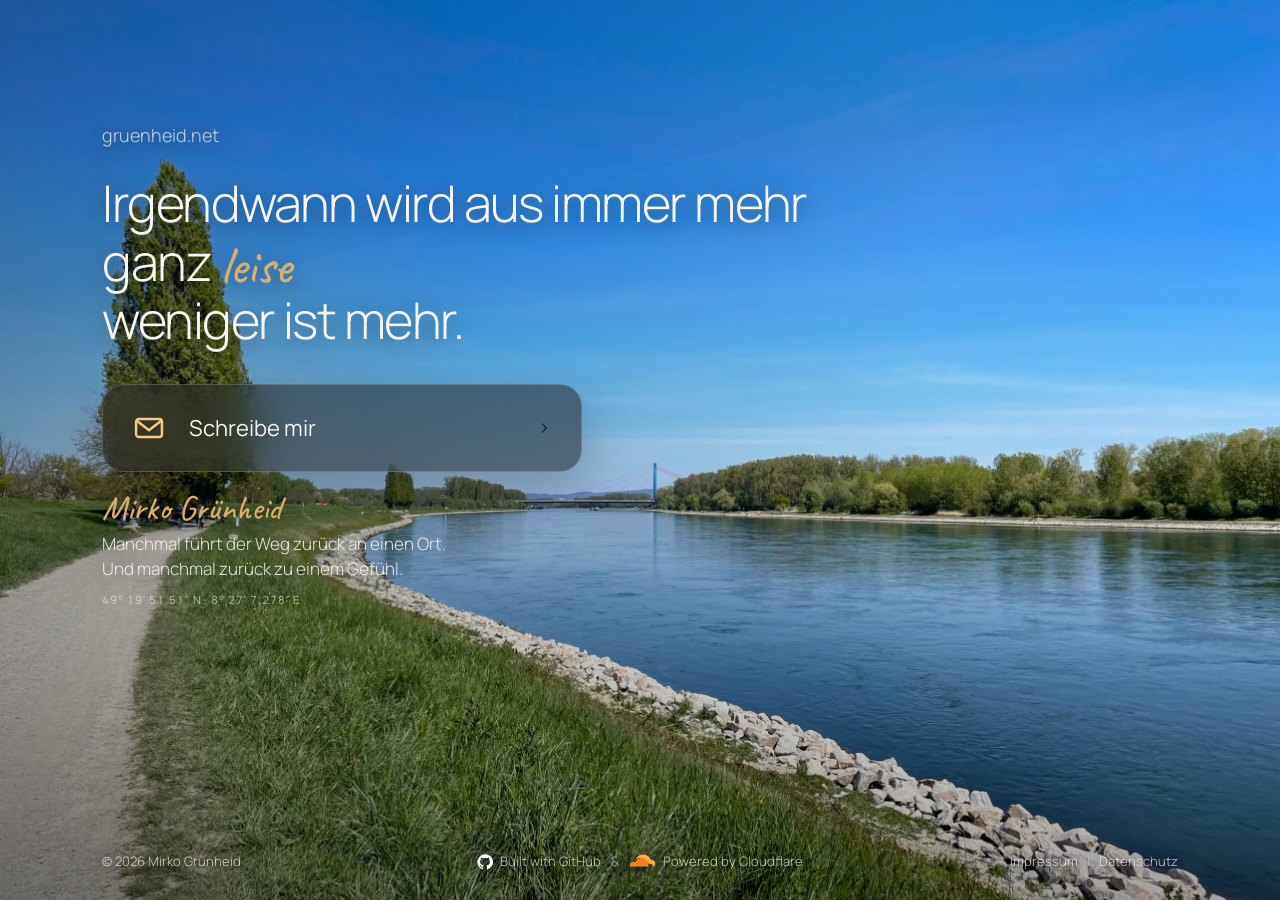
<file: index.html>
<!DOCTYPE html>
<html lang="de">
<head>
<meta charset="UTF-8">
<meta name="viewport" content="width=device-width, initial-scale=1.0">

<title>gruenheid.net | Mirko Grünheid</title>

<meta name="description" content="Persönliche Landingpage von Mirko Grünheid.">
<meta name="author" content="Mirko Grünheid">
<meta name="robots" content="index, follow">
<meta name="theme-color" content="#0f1115">
<meta name="color-scheme" content="dark">

<link rel="canonical" href="https://www.gruenheid.net/">

<!-- Open Graph -->
<meta property="og:locale" content="de_DE">
<meta property="og:type" content="website">
<meta property="og:title" content="gruenheid.net">
<meta property="og:description" content="Langsam wird aus immer mehr ganz leise weniger ist mehr.">
<meta property="og:url" content="https://www.gruenheid.net/">
<meta property="og:site_name" content="gruenheid.net">
<meta property="og:image" content="https://www.gruenheid.net/assets/hero-background.webp">

<!-- Twitter -->
<meta name="twitter:card" content="summary_large_image">
<meta name="twitter:title" content="gruenheid.net">
<meta name="twitter:description" content="Langsam wird aus immer mehr ganz leise weniger ist mehr.">
<meta name="twitter:image" content="https://www.gruenheid.net/assets/hero-background.webp">

<link rel="preconnect" href="https://fonts.googleapis.com">
<link rel="preconnect" href="https://fonts.gstatic.com" crossorigin>
<link href="https://fonts.googleapis.com/css2?family=Caveat:wght@400;500&family=Manrope:wght@300;400;500;600&display=swap" rel="stylesheet">

<link rel="stylesheet" href="css/style.css">

<link rel="icon" href="/favicon.svg" type="image/svg+xml">
<link rel="icon" type="image/png" sizes="32x32" href="/favicon-32x32.png">
<link rel="apple-touch-icon" href="/apple-touch-icon.png">
<link rel="manifest" href="/site.webmanifest">
</head>
<body>
<div class="background"></div>
<div class="overlay"></div>

<main class="content" aria-label="Persönliche Landingpage">
  <section class="hero">
    <p class="brand">gruenheid.net</p>
    <h1 class="motto">
  Irgendwann wird aus immer mehr<br>
  ganz <span class="motto-highlight">leise</span><br>
  weniger ist mehr.
</h1>
  </section>

  <section class="cards" aria-label="Kontakt">
    <a href="kontakt.html" class="card contact-card" aria-label="Kontaktformular öffnen">
      <div class="icon"><img src="assets/mail.svg" alt=""></div>
      <div class="text"><h2>Schreibe mir</h2></div>
      <div class="arrow" aria-hidden="true"><img src="assets/chevron.svg" alt=""></div>
    </a>
  </section>

  <section class="personal-note" aria-label="Signatur">
    <p class="signature-name">Mirko Grünheid</p>
    <p class="signature-text">Manchmal führt der Weg zurück an einen Ort.<br>Und manchmal zurück zu einem Gefühl.</p>
    <a
  class="photo-location"
  href="https://maps.apple.com/?ll=49.330975,8.452022&q=Aufnahmeort"
  target="_blank"
  rel="noopener noreferrer"
  aria-label="Aufnahmeort in Apple Karten öffnen"
  >
  49° 19′ 51,51″ N · 8° 27′ 7,278″ E
  </a>
   
  </section>
</main>

<footer class="site-footer">
  <div class="footer-copy">&copy; 2026 Mirko Grünheid</div>

  <div class="tech-signature" aria-label="Technik">
    <span class="tech-item">
      <img src="assets/github.svg" alt="" aria-hidden="true">
      <span>Built with GitHub</span>
    </span>
    <span class="tech-amp" aria-hidden="true">&amp;</span>
    <span class="tech-item">
      <img src="assets/cloudflare_clean.png" class="cloudflare-logo" alt="Cloudflare">
      <span>Powered by Cloudflare</span>
    </span>
  </div>


  <div class="footer-links">
    <a href="impressum.html" class="footer-link">Impressum</a>
    <span class="footer-separator">|</span>
    <a href="datenschutz.html" class="footer-link">Datenschutz</a>
</div>
</footer>
</body>
</html>
</file>
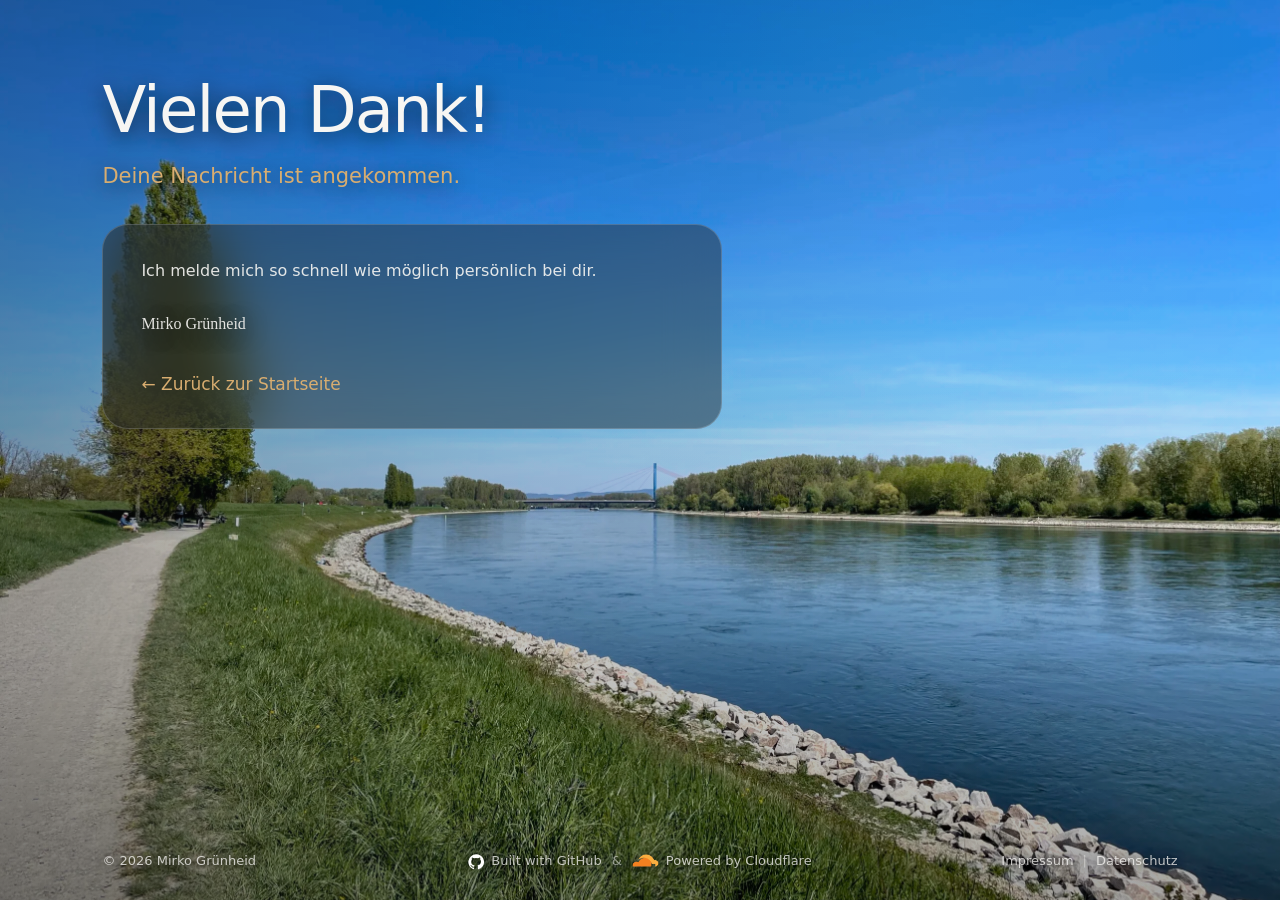
<file: danke.html>
<!DOCTYPE html>
<html lang="de">
<head>
<meta charset="UTF-8">
<meta name="viewport" content="width=device-width, initial-scale=1.0">

<title>Vielen Dank | gruenheid.net</title>
<meta name="robots" content="noindex, follow">

<link rel="stylesheet" href="css/style.css">
</head>

<body class="legal">
<div class="background"></div>
<div class="overlay"></div>

<main class="legal-page">
  <header class="legal-header">
    <h1>Vielen Dank!</h1>
    <p>Deine Nachricht ist angekommen.</p>
  </header>

  <section class="legal-box thanks-box">
    <p class="thanks-message">
      Ich melde mich so schnell wie möglich persönlich bei dir.
    </p>

    <p class="signature-name" style="margin-top: 28px;">
      Mirko Grünheid
    </p>

    <a href="index.html" class="legal-back">← Zurück zur Startseite</a>
  </section>
</main>

<footer class="site-footer thanks-footer">
  <div class="footer-copy">&copy; 2026 Mirko Grünheid</div>

  <div class="tech-signature" aria-label="Technik">
    <span class="tech-item">
      <img src="assets/github.svg" alt="" aria-hidden="true">
      <span>Built with GitHub</span>
    </span>
    <span class="tech-amp" aria-hidden="true">&amp;</span>
    <span class="tech-item">
      <img src="assets/cloudflare_clean.png" class="cloudflare-logo" alt="Cloudflare">
      <span>Powered by Cloudflare</span>
    </span>
  </div>


  <div class="footer-links">
    <a href="impressum.html" class="footer-link">Impressum</a>
    <span class="footer-separator">|</span>
    <a href="datenschutz.html" class="footer-link">Datenschutz</a>
</div>
</footer>
</body>
</html>
</file>
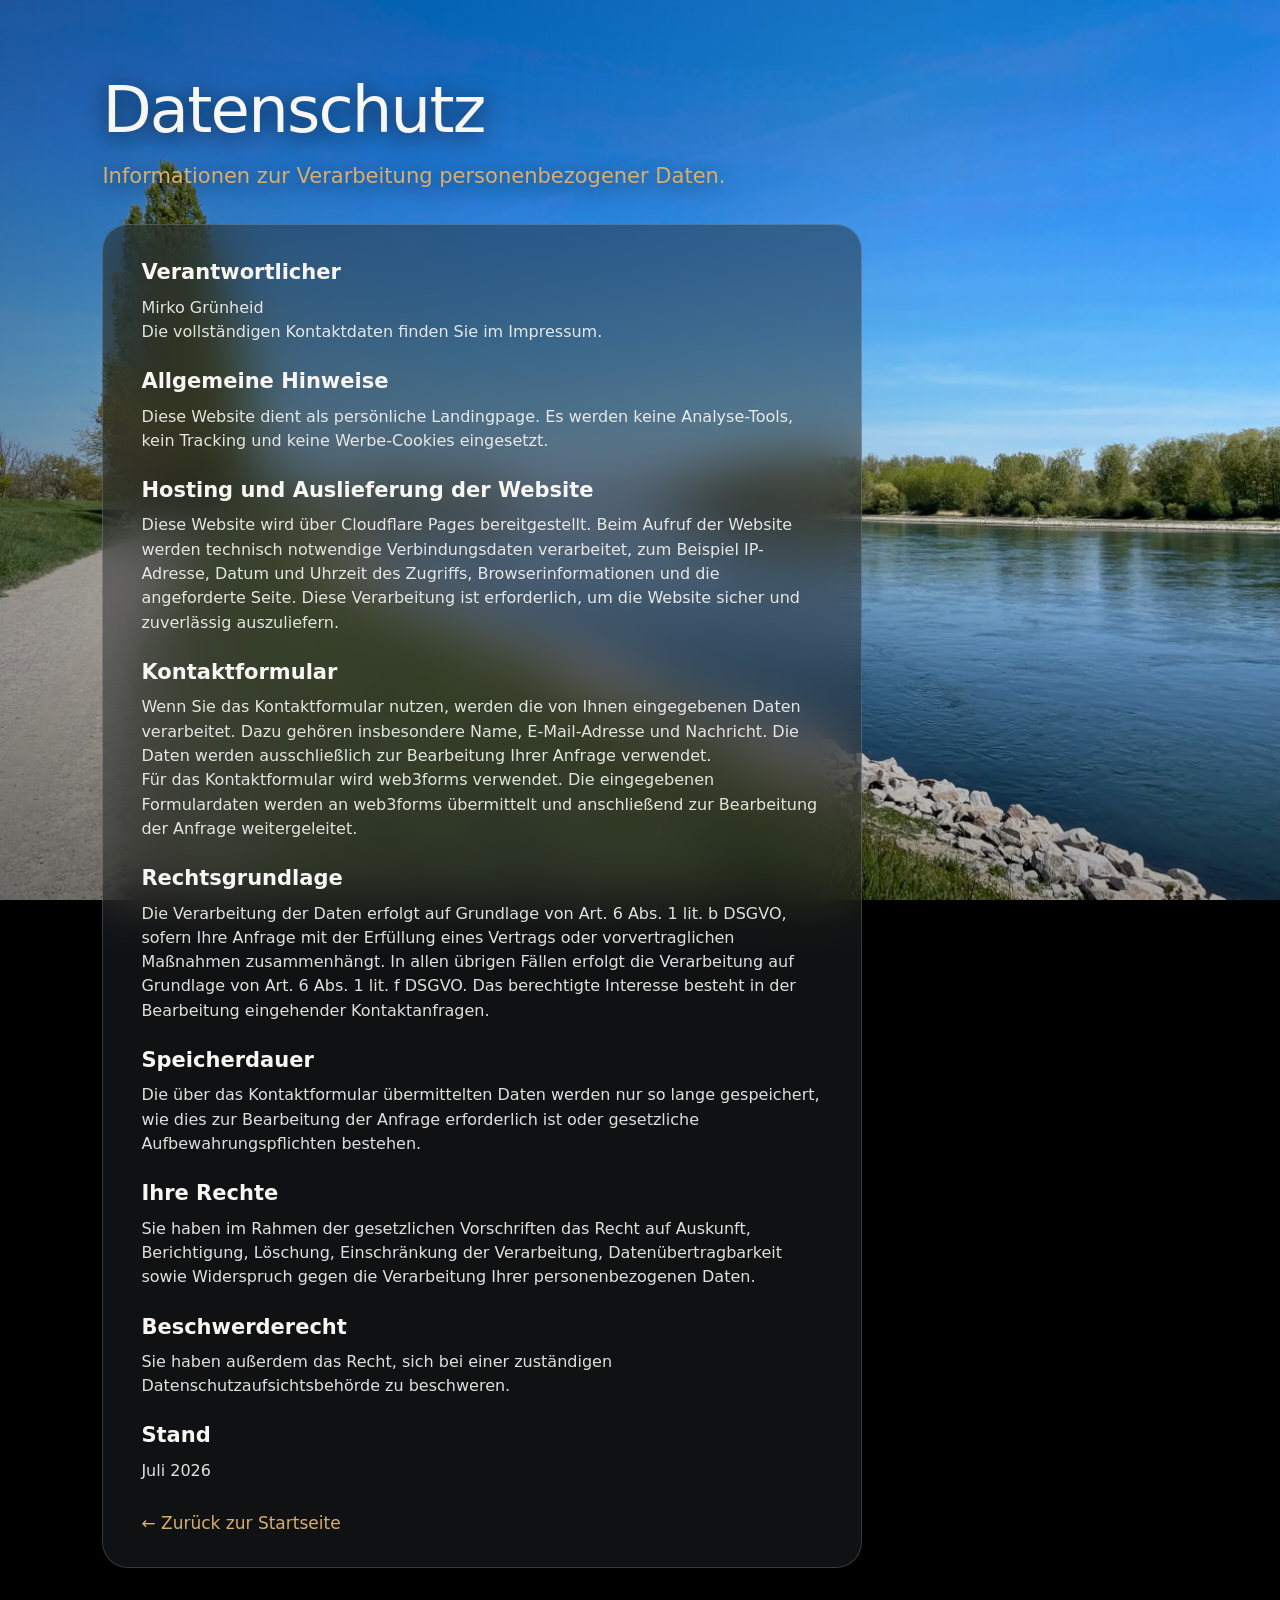
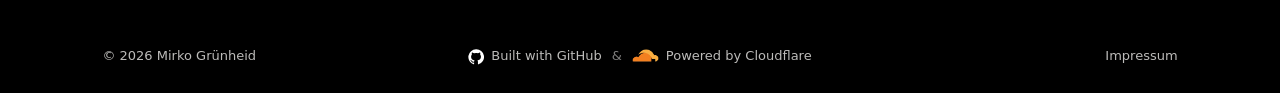
<file: datenschutz.html>
<!DOCTYPE html>
<html lang="de">
<head>
<meta charset="UTF-8">
<meta name="viewport" content="width=device-width, initial-scale=1.0">

<title>Datenschutz | gruenheid.net</title>
<meta name="robots" content="noindex, follow">

<link rel="stylesheet" href="css/style.css">
</head>

<body class="legal">
<div class="background"></div>
<div class="overlay"></div>

<main class="legal-page">
  <header class="legal-header">
    <h1>Datenschutz</h1>
    <p>Informationen zur Verarbeitung personenbezogener Daten.</p>
  </header>

  <section class="legal-box">
    <h2>Verantwortlicher</h2>
    <p>
      Mirko Grünheid<br>
      Die vollständigen Kontaktdaten finden Sie im Impressum.
    </p>

    <h2>Allgemeine Hinweise</h2>
    <p>
      Diese Website dient als persönliche Landingpage. Es werden keine Analyse-Tools,
      kein Tracking und keine Werbe-Cookies eingesetzt.
    </p>

    <h2>Hosting und Auslieferung der Website</h2>
    <p>
      Diese Website wird über Cloudflare Pages bereitgestellt. Beim Aufruf der Website
      werden technisch notwendige Verbindungsdaten verarbeitet, zum Beispiel IP-Adresse,
      Datum und Uhrzeit des Zugriffs, Browserinformationen und die angeforderte Seite.
      Diese Verarbeitung ist erforderlich, um die Website sicher und zuverlässig
      auszuliefern.
    </p>

    <h2>Kontaktformular</h2>
    <p>
      Wenn Sie das Kontaktformular nutzen, werden die von Ihnen eingegebenen Daten
      verarbeitet. Dazu gehören insbesondere Name, E-Mail-Adresse und Nachricht.
      Die Daten werden ausschließlich zur Bearbeitung Ihrer Anfrage verwendet.
    </p>
    <p>
      Für das Kontaktformular wird web3forms verwendet. Die eingegebenen Formulardaten
      werden an web3forms übermittelt und anschließend zur Bearbeitung der Anfrage
      weitergeleitet.
    </p>

    <h2>Rechtsgrundlage</h2>
    <p>
      Die Verarbeitung der Daten erfolgt auf Grundlage von Art. 6 Abs. 1 lit. b DSGVO,
      sofern Ihre Anfrage mit der Erfüllung eines Vertrags oder vorvertraglichen Maßnahmen
      zusammenhängt. In allen übrigen Fällen erfolgt die Verarbeitung auf Grundlage von
      Art. 6 Abs. 1 lit. f DSGVO. Das berechtigte Interesse besteht in der Bearbeitung
      eingehender Kontaktanfragen.
    </p>

    <h2>Speicherdauer</h2>
    <p>
      Die über das Kontaktformular übermittelten Daten werden nur so lange gespeichert,
      wie dies zur Bearbeitung der Anfrage erforderlich ist oder gesetzliche
      Aufbewahrungspflichten bestehen.
    </p>

    <h2>Ihre Rechte</h2>
    <p>
      Sie haben im Rahmen der gesetzlichen Vorschriften das Recht auf Auskunft,
      Berichtigung, Löschung, Einschränkung der Verarbeitung, Datenübertragbarkeit
      sowie Widerspruch gegen die Verarbeitung Ihrer personenbezogenen Daten.
    </p>

    <h2>Beschwerderecht</h2>
    <p>
      Sie haben außerdem das Recht, sich bei einer zuständigen Datenschutzaufsichtsbehörde
      zu beschweren.
    </p>

    <h2>Stand</h2>
    <p>Juli 2026</p>

    <a href="index.html" class="legal-back">← Zurück zur Startseite</a>
  </section>
</main>

<footer class="site-footer legal-site-footer">
  <div class="footer-copy">&copy; 2026 Mirko Grünheid</div>

  <div class="tech-signature" aria-label="Technik">
    <span class="tech-item">
      <img src="assets/github.svg" alt="" aria-hidden="true">
      <span>Built with GitHub</span>
    </span>
    <span class="tech-amp" aria-hidden="true">&amp;</span>
    <span class="tech-item">
      <img src="assets/cloudflare_clean.png" class="cloudflare-logo" alt="" aria-hidden="true">
      <span>Powered by Cloudflare</span>
    </span>
  </div>

 <div class="footer-links">
    <a href="impressum.html" class="footer-link">Impressum</a>
</div>
</body>
</html>
</file>
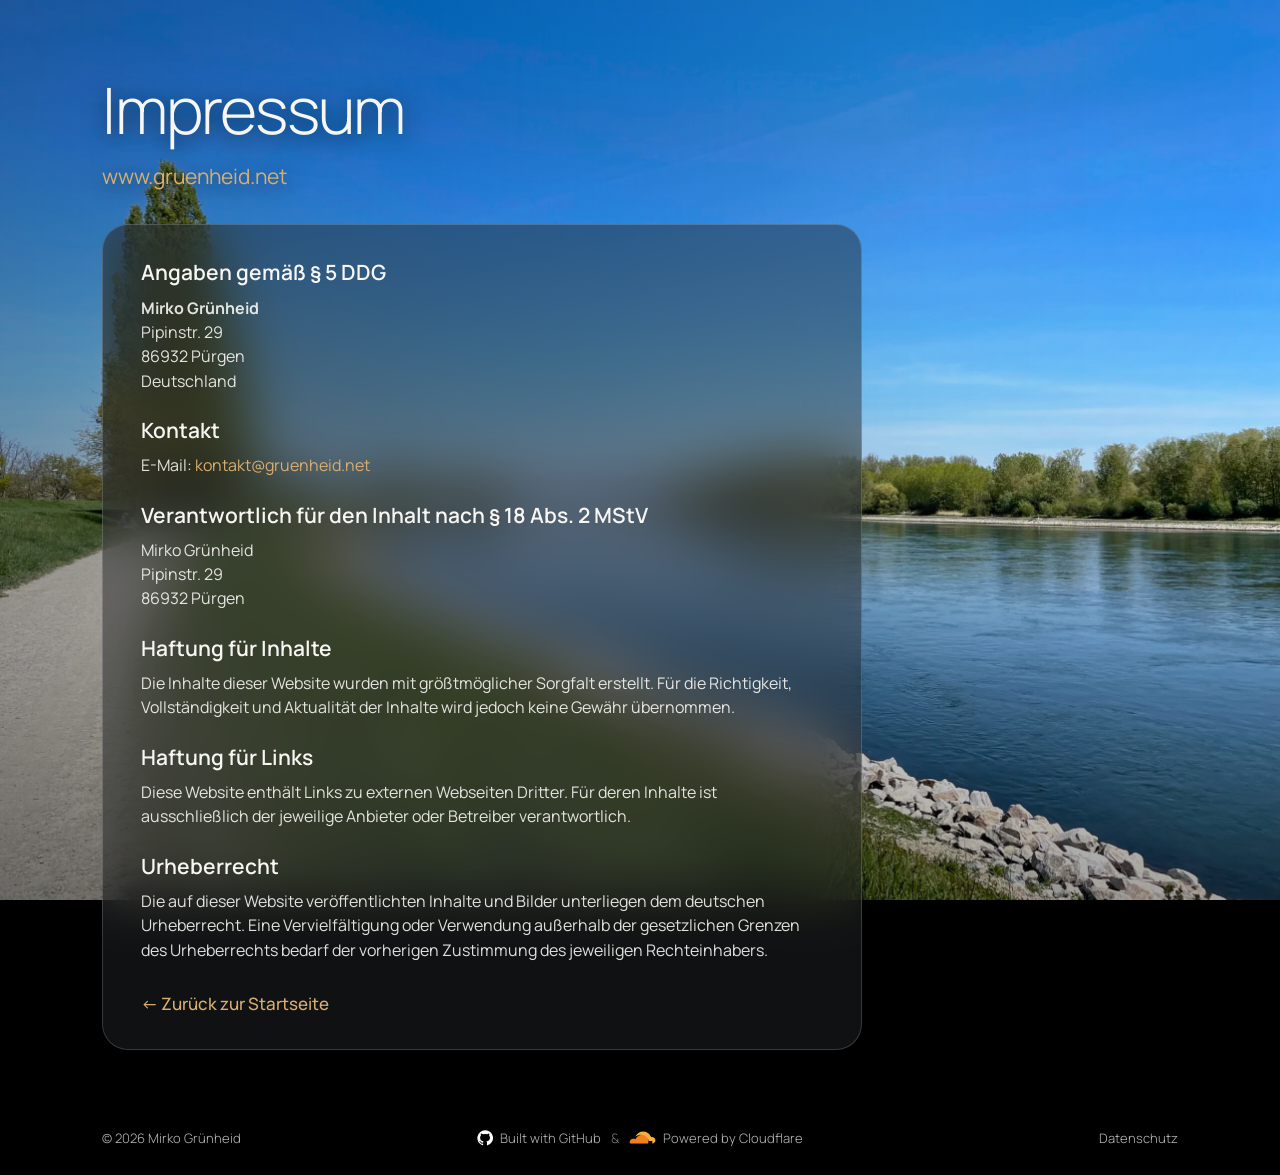
<file: impressum.html>
<!DOCTYPE html>
<html lang="de">
<head>
<meta charset="UTF-8">
<meta name="viewport" content="width=device-width, initial-scale=1.0">

<title>Impressum | Mirko Grünheid</title>

<meta name="description" content="Impressum von Mirko Grünheid">
<meta name="robots" content="noindex, follow">
<meta name="theme-color" content="#0f1115">
<meta name="color-scheme" content="dark">

<link rel="canonical" href="https://www.gruenheid.net/impressum.html">

<link rel="preconnect" href="https://fonts.googleapis.com">
<link rel="preconnect" href="https://fonts.gstatic.com" crossorigin>
<link href="https://fonts.googleapis.com/css2?family=Caveat:wght@400;500&family=Manrope:wght@300;400;500;600&display=swap" rel="stylesheet">

<link rel="stylesheet" href="css/style.css">

<link rel="icon" href="/favicon.svg" type="image/svg+xml">
<link rel="icon" type="image/png" sizes="32x32" href="/favicon-32x32.png">
<link rel="apple-touch-icon" href="/apple-touch-icon.png">
<link rel="manifest" href="/site.webmanifest">
</head>

<body class="legal">

<div class="background"></div>
<div class="overlay"></div>

<main class="legal-page" aria-label="Impressum">

    <section class="legal-header">
        <h1>Impressum</h1>
        <p>www.gruenheid.net</p>
    </section>

    <section class="legal-box">

        <h2>Angaben gemäß § 5 DDG</h2>

        <p>
            <strong>Mirko Grünheid</strong><br>
            Pipinstr. 29<br>
            86932 Pürgen<br>
            Deutschland
        </p>

        <h2>Kontakt</h2>

        <p>
            E-Mail:
            <a href="mailto:kontakt@gruenheid.net">kontakt@gruenheid.net</a>
        </p>

        <h2>Verantwortlich für den Inhalt nach § 18 Abs. 2 MStV</h2>

        <p>
            Mirko Grünheid<br>
            Pipinstr. 29<br>
            86932 Pürgen
        </p>

        <h2>Haftung für Inhalte</h2>

        <p>
            Die Inhalte dieser Website wurden mit größtmöglicher Sorgfalt erstellt.
            Für die Richtigkeit, Vollständigkeit und Aktualität der Inhalte wird jedoch keine Gewähr übernommen.
        </p>

        <h2>Haftung für Links</h2>

        <p>
            Diese Website enthält Links zu externen Webseiten Dritter.
            Für deren Inhalte ist ausschließlich der jeweilige Anbieter oder Betreiber verantwortlich.
        </p>

        <h2>Urheberrecht</h2>

        <p>
            Die auf dieser Website veröffentlichten Inhalte und Bilder unterliegen dem deutschen Urheberrecht.
            Eine Vervielfältigung oder Verwendung außerhalb der gesetzlichen Grenzen des Urheberrechts bedarf der vorherigen Zustimmung des jeweiligen Rechteinhabers.
        </p>

        <a href="index.html" class="legal-back">← Zurück zur Startseite</a>

    </section>

</main>


<footer class="site-footer legal-site-footer">
  <div class="footer-copy">&copy; 2026 Mirko Grünheid</div>

  <div class="tech-signature" aria-label="Technik">
    <span class="tech-item">
      <img src="assets/github.svg" alt="" aria-hidden="true">
      <span>Built with GitHub</span>
    </span>
    <span class="tech-amp" aria-hidden="true">&amp;</span>
    <span class="tech-item">
      <img src="assets/cloudflare_clean.png" class="cloudflare-logo" alt="" aria-hidden="true">
      <span>Powered by Cloudflare</span>
    </span>
  </div>

  <div class="footer-links">
    <a href="datenschutz.html" class="footer-link">Datenschutz</a>
</div>
</footer>

</body>
</html>
</file>
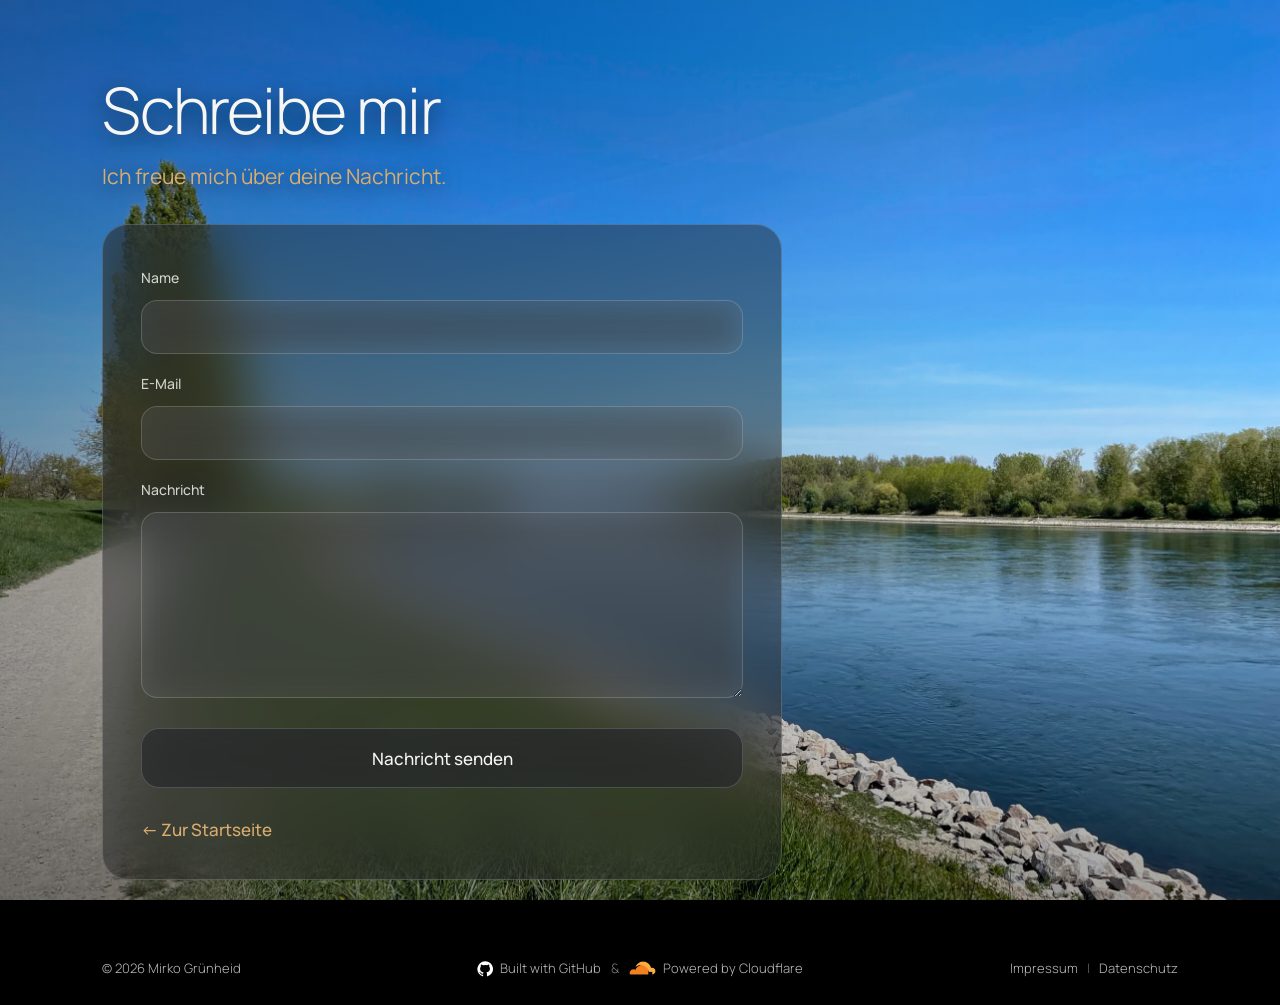
<file: kontakt.html>
<!DOCTYPE html>
<html lang="de">
<head>
<meta charset="UTF-8">
<meta name="viewport" content="width=device-width, initial-scale=1.0">

<title>Kontakt | Mirko Grünheid</title>

<meta name="description" content="Kontaktformular von Mirko Grünheid">
<meta name="robots" content="noindex, follow">
<meta name="theme-color" content="#0f1115">
<meta name="color-scheme" content="dark">

<link rel="canonical" href="https://www.gruenheid.net/kontakt.html">

<link rel="preconnect" href="https://fonts.googleapis.com">
<link rel="preconnect" href="https://fonts.gstatic.com" crossorigin>
<link href="https://fonts.googleapis.com/css2?family=Caveat:wght@400;500&family=Manrope:wght@300;400;500;600&display=swap" rel="stylesheet">

<link rel="stylesheet" href="css/style.css">

<link rel="icon" href="/favicon.svg" type="image/svg+xml">
<link rel="icon" type="image/png" sizes="32x32" href="/favicon-32x32.png">
<link rel="apple-touch-icon" href="/apple-touch-icon.png">
<link rel="manifest" href="/site.webmanifest">
</head>

<body class="legal contact-page-body">

<div class="background"></div>
<div class="overlay"></div>

<main class="legal-page contact-page" aria-label="Kontakt">

    <section class="legal-header contact-header">
        <h1>Schreibe mir</h1>
        <p>Ich freue mich über deine Nachricht.</p>
    </section>

    <section class="legal-box contact-box">
        <form class="contact-form" action="https://api.web3forms.com/submit" method="POST">

    <input type="hidden" name="access_key" value="5dde5ab2-a554-4f61-b8b4-113d5f2ef4f3">
    <input type="hidden" name="subject" value="Neue Nachricht von gruenheid.net">
    <input type="checkbox" name="botcheck" hidden tabindex="-1" autocomplete="off">
    <input type="hidden" name="redirect" value="https://www.gruenheid.net/danke.html">
            
            <label for="name">Name</label>
            <input id="name" name="name" type="text" autocomplete="name" required>

            <label for="email">E-Mail</label>
            <input id="email" name="email" type="email" autocomplete="email" required>

            <label for="message">Nachricht</label>
            <textarea id="message" name="message" rows="7" required></textarea>

            <button type="submit" class="form-button">Nachricht senden</button>
        </form>

         <a class="legal-back" href="index.html">← Zur Startseite</a>
    </section>

   

    

</main>

<footer class="site-footer legal-site-footer">
  <div class="footer-copy">&copy; 2026 Mirko Grünheid</div>

  <div class="tech-signature" aria-label="Technik">
    <span class="tech-item">
      <img src="assets/github.svg" alt="" aria-hidden="true">
      <span>Built with GitHub</span>
    </span>
    <span class="tech-amp" aria-hidden="true">&amp;</span>
    <span class="tech-item">
      <img src="assets/cloudflare_clean.png" class="cloudflare-logo" alt="Cloudflare">
      <span>Powered by Cloudflare</span>
    </span>
  </div>

  <div class="footer-links">
    <a href="impressum.html" class="footer-link">Impressum</a>
    <span class="footer-separator">|</span>
    <a href="datenschutz.html" class="footer-link">Datenschutz</a>
</div>
</footer>

</body>
</html>
</file>
<file: css/style.css>
:root {
    --text: #f7f6f3;
    --text-soft: rgba(247, 246, 243, .82);
    --text-muted: rgba(247, 246, 243, .58);
    --accent: #d8ad70;
    --panel: rgba(38, 40, 43, .56);
    --panel-hover: rgba(48, 50, 54, .64);
    --border: rgba(255, 255, 255, .17);
    --border-hover: rgba(255, 255, 255, .28);
    --left: clamp(28px, 8vw, 132px);
    --right: clamp(28px, 8vw, 132px);
    --text-shadow: 0 4px 22px rgba(0,0,0,.72);
}

* {
    margin: 0;
    padding: 0;
    box-sizing: border-box;
}

html,
body {
    width: 100%;
    min-height: 100%;
}

html {
    background: #000;
}

body {
    overflow-x: hidden;
    font-family: "Manrope", system-ui, -apple-system, BlinkMacSystemFont, sans-serif;
    color: var(--text);
    background: #000;
}

.background {
    position: fixed;
    inset: 0;
    z-index: 0;
    background: url("../assets/hero-background.webp") center 58% / cover no-repeat;
    filter: brightness(1.035) saturate(1.025) sepia(.025);
    transform: scale(1.035);
    animation: backgroundZoom 18s ease-out forwards;
}

.overlay {
    position: fixed;
    inset: 0;
    z-index: 1;
    pointer-events: none;
    background:
        radial-gradient(circle at 70% 12%, rgba(255, 214, 160, .10), transparent 40%),
        linear-gradient(90deg, rgba(14, 16, 19, .34) 0%, rgba(14, 16, 19, .15) 38%, rgba(14, 16, 19, .025) 74%, transparent 100%),
        linear-gradient(0deg, rgba(0, 0, 0, .36) 0%, rgba(0, 0, 0, .11) 30%, transparent 60%);
}

.content {
    position: relative;
    z-index: 10;
    width: min(760px, calc(100% - var(--left) - var(--right)));
    min-height: 100vh;
    margin-left: var(--left);
    padding-top: clamp(104px, 14vh, 168px);
    padding-bottom: 190px;
    display: flex;
    flex-direction: column;
    align-items: flex-start;
}

.hero {
    margin-bottom: 34px;
}

.brand {
    margin-bottom: 30px;
    font-size: clamp(18px, 1.35vw, 23px);
    font-weight: 300;
    line-height: 1;
    color: rgba(247, 246, 243, .76);
    text-shadow: var(--text-shadow);
    opacity: 0;
    animation: fadeUp .75s ease .04s forwards;
}

.motto {
    max-width: 720px;
    font-size: clamp(45px, 3.95vw, 63px);
    font-weight: 300;
    line-height: 1.16;
    letter-spacing: -1.55px;
    color: var(--text);
    text-shadow: 0 4px 24px rgba(0, 0, 0, .48);
    opacity: 0;
    animation: fadeUp .82s ease .16s forwards;
}

.motto-highlight {
    display: inline-block;
    font-family: "Caveat", cursive;
    font-size: 1.05em;
    font-weight: 500;
    line-height: .85;
    letter-spacing: 0;
    color: var(--accent);
    transform: translateY(2px);
}

.cards {
    display: flex;
    flex-direction: column;
    gap: 20px;
    margin-bottom: 44px;
    opacity: 0;
    animation: fadeUp .82s ease .30s forwards;
}

.card {
    width: min(480px, calc(100vw - var(--left) - var(--right)));
    min-height: 88px;
    padding: 18px 24px;
    display: flex;
    align-items: center;
    gap: 18px;
    color: var(--text);
    text-decoration: none;
    border: 1px solid var(--border);
    border-radius: 22px;
    background: var(--panel);
    box-shadow: 0 18px 50px rgba(0, 0, 0, .22);
    backdrop-filter: blur(24px);
    -webkit-backdrop-filter: blur(24px);
    cursor: pointer;
    transition: transform .28s ease, background .28s ease, border-color .28s ease, box-shadow .28s ease;
}

.card:hover {
    transform: translateY(-4px);
    background: var(--panel-hover);
    border-color: var(--border-hover);
    box-shadow: 0 24px 58px rgba(0, 0, 0, .28), inset 0 1px 0 rgba(255, 255, 255, .06);
}

.icon {
    width: 44px;
    height: 44px;
    display: flex;
    align-items: center;
    justify-content: center;
    flex: 0 0 auto;
}

.icon img {
    width: 36px;
    display: block;
}

.text {
    flex: 1;
}

.text h2 {
    font-size: 22px;
    font-weight: 400;
    line-height: 1.2;
}

.arrow {
    width: 26px;
    height: 26px;
    display: flex;
    align-items: center;
    justify-content: center;
    opacity: .68;
}

.arrow img {
    width: 14px;
    display: block;
    transition: opacity .22s ease, transform .22s ease;
}

.card:hover .arrow img {
    opacity: 1;
    transform: translateX(4px);
}

.personal-note {
    margin-top: -24px;
    max-width: 620px;
    opacity: 0;
    animation: fadeUp .82s ease .44s forwards;
}

.signature-name {
    margin-bottom: 8px;
    font-family: "Caveat", cursive;
    font-size: clamp(34px, 2.45vw, 42px);
    font-weight: 500;
    line-height: .95;
    color: var(--accent);
    text-shadow: var(--text-shadow);
}

.signature-text {
    max-width: 580px;
    font-size: 17px;
    font-weight: 300;
    line-height: 1.46;
    color: rgba(247, 246, 243, .88);
    text-shadow: var(--text-shadow);
}

.photo-location {
    display: inline-block;
    margin-top: 11px;
    font-size: .70rem;
    font-weight: 400;
    line-height: 1.2;
    letter-spacing: .08em;
    color: var(--text-muted);
    text-decoration: none;
    font-variant-numeric: tabular-nums;
    white-space: nowrap;
    transition: color .22s ease;
}

.photo-location:hover {
    color: var(--accent);
}

.site-footer {
    position: fixed;
    z-index: 20;
    left: var(--left);
    right: var(--right);
    bottom: 30px;
    display: grid;
    grid-template-columns: 1fr auto 1fr;
    align-items: center;
    gap: 20px;
    font-size: 13px;
    font-weight: 300;
    line-height: 1.3;
    color: rgba(247, 246, 243, .76);
    text-shadow: 0 1px 10px rgba(0, 0, 0, .78);
    opacity: 0;
    animation: fadeUp .86s ease .58s forwards;
}

.footer-copy {
    justify-self: start;
    white-space: nowrap;
}

.tech-signature {
    justify-self: center;
    display: inline-flex;
    align-items: center;
    gap: 10px;
    white-space: nowrap;
}

.tech-item {
    display: inline-flex;
    align-items: center;
    gap: 7px;
}

.tech-item img {
    width: 16px;
    height: 16px;
    display: block;
    filter: drop-shadow(0 1px 5px rgba(0, 0, 0, .65));
}

.tech-signature .tech-item img.cloudflare-logo {
    width: 27px;
    height: auto;
    transform: translateY(-1px);
}

.tech-amp {
    opacity: .68;
}

.footer-links {
    justify-self: end;
    display: flex;
    align-items: center;
    gap: 9px;
    white-space: nowrap;
}

.footer-separator {
    color: rgba(247, 246, 243, .42);
}

.footer-link {
    color: rgba(247, 246, 243, .76);
    text-decoration: none;
    transition: color .22s ease;
}

.footer-link:hover {
    color: var(--accent);
}

body.legal {
    min-height: 100vh;
    display: flex;
    flex-direction: column;
}

.legal-page {
    position: relative;
    z-index: 10;
    width: min(760px, calc(100% - var(--left) - var(--right)));
    margin-left: var(--left);
    padding: 78px 0 44px;
    animation: fadeUp .8s ease;
}

.legal-header {
    margin-bottom: 34px;
}

.legal-header h1 {
    margin-bottom: 20px;
    font-size: clamp(48px, 5vw, 68px);
    font-weight: 300;
    line-height: 1;
    letter-spacing: -1.8px;
    text-shadow: var(--text-shadow);
}

.legal-header p {
    font-size: 21px;
    font-weight: 400;
    line-height: 1.35;
    color: var(--accent);
    text-shadow: var(--text-shadow);
}

.legal-box {
    padding: 34px 38px;
    border: 1px solid var(--border);
    border-radius: 26px;
    background: rgba(35, 38, 43, .46);
    backdrop-filter: blur(28px);
    -webkit-backdrop-filter: blur(28px);
}

.legal-box h2 {
    margin: 24px 0 9px;
    font-size: 21px;
    font-weight: 600;
    line-height: 1.3;
}

.legal-box h2:first-child {
    margin-top: 0;
}

.legal-box p {
    font-size: 16px;
    line-height: 1.52;
    color: rgba(247, 246, 243, .90);
}

.legal-box a,
.legal-back {
    color: var(--accent);
    text-decoration: none;
    transition: opacity .22s ease, color .22s ease, transform .22s ease;
}

.legal-box a:hover {
    opacity: .76;
}

.legal-back {
    display: inline-block;
    margin-top: 30px;
    font-size: 17px;
    font-weight: 500;
}

.legal-back:hover {
    color: var(--text);
    transform: translateX(-4px);
}

.legal-site-footer {
    position: relative;
    left: auto;
    right: auto;
    bottom: auto;
    margin: 36px var(--right) 28px var(--left);
    opacity: 1;
    animation: none;
}

.thanks-footer {
    position: relative;
    left: auto;
    right: auto;
    bottom: auto;
    margin: auto var(--right) 30px var(--left);
    opacity: 1;
    animation: none;
}

.contact-page {
    width: min(680px, calc(100% - var(--left) - var(--right)));
}

.contact-box {
    padding: 36px 38px 38px;
}

.contact-form {
    display: flex;
    flex-direction: column;
    gap: 13px;
}

.contact-form label {
    margin-top: 7px;
    font-size: 14px;
    font-weight: 500;
    color: rgba(247, 246, 243, .82);
}

.contact-form input,
.contact-form textarea {
    width: 100%;
    padding: 15px 17px;
    border: 1px solid rgba(255, 255, 255, .17);
    border-radius: 16px;
    outline: none;
    font: inherit;
    color: var(--text);
    background: rgba(255, 255, 255, .075);
    backdrop-filter: blur(16px);
    -webkit-backdrop-filter: blur(16px);
    transition: border-color .22s ease, background .22s ease, box-shadow .22s ease;
}

.contact-form textarea {
    min-height: 170px;
    resize: vertical;
}

.contact-form input:focus,
.contact-form textarea:focus {
    border-color: rgba(232, 185, 106, .70);
    background: rgba(255, 255, 255, .11);
    box-shadow: 0 0 0 4px rgba(232, 185, 106, .10);
}

.form-button {
    min-height: 60px;
    margin-top: 17px;
    padding: 0 24px;
    border: 1px solid var(--border);
    border-radius: 18px;
    font: inherit;
    font-size: 17px;
    font-weight: 500;
    color: var(--text);
    background: var(--panel);
    backdrop-filter: blur(24px);
    -webkit-backdrop-filter: blur(24px);
    cursor: pointer;
    transition: transform .28s ease, background .28s ease, border-color .28s ease, box-shadow .28s ease;
}

.form-button:hover {
    transform: translateY(-3px);
    background: var(--panel-hover);
    border-color: var(--border-hover);
    box-shadow: 0 18px 44px rgba(0, 0, 0, .28);
}

.thanks-box {
    max-width: 620px;
}

.thanks-message {
    font-size: 19px;
    line-height: 1.5;
    color: rgba(247, 246, 243, .90);
}

@keyframes backgroundZoom {
    from { transform: scale(1.035); }
    to { transform: scale(1); }
}

@keyframes fadeUp {
    from {
        opacity: 0;
        transform: translateY(22px);
    }
    to {
        opacity: 1;
        transform: translateY(0);
    }
}

@media (max-width: 1100px) {
    .content {
        width: min(700px, calc(100% - var(--left) - var(--right)));
        padding-top: 112px;
    }

    .motto {
        font-size: clamp(45px, 5.15vw, 58px);
    }

    .card {
        width: min(470px, calc(100vw - var(--left) - var(--right)));
    }
}

@media (min-width: 701px) and (max-width: 850px) {
    :root {
        --left: 34px;
        --right: 34px;
    }

    .content {
        width: min(620px, calc(100% - var(--left) - var(--right)));
        padding-top: 86px;
        padding-bottom: 170px;
    }

    .hero {
        margin-bottom: 26px;
    }

    .brand {
        margin-bottom: 26px;
        font-size: 20px;
    }

    .motto {
        font-size: 50px;
        line-height: 1.17;
    }

    .cards {
        margin-bottom: 34px;
    }

    .card {
        width: min(460px, 100%);
        min-height: 82px;
        padding: 16px 22px;
    }

    .signature-name {
        font-size: 38px;
    }

    .signature-text {
        font-size: 16px;
    }

    .site-footer {
        left: var(--left);
        right: var(--right);
        bottom: 22px;
        grid-template-columns: 1fr;
        grid-template-areas: "copy" "tech" "links";
        justify-items: center;
        gap: 7px;
        text-align: center;
    }

    .footer-copy { grid-area: copy; justify-self: center; }
    .tech-signature { grid-area: tech; justify-self: center; }
    .footer-links { grid-area: links; justify-self: center; }
}

@media (max-width: 700px) {
    :root {
        --left: 28px;
        --right: 28px;
    }

    .background {
        background-position: 57% center;
    }

    .content {
        width: auto;
        min-height: auto;
        margin-left: 0;
        padding: 78px var(--right) 0 var(--left);
    }

    .hero {
        margin-bottom: 26px;
    }

    .brand {
        margin-bottom: 34px;
        font-size: 19px;
    }

    .motto {
        max-width: 100%;
        font-size: clamp(41px, 11.9vw, 54px);
        line-height: 1.17;
        letter-spacing: -1.35px;
    }

    .cards {
        width: 100%;
        margin-bottom: 44px;
    }

    .card {
        width: 100%;
        min-height: 82px;
        padding: 17px 20px;
        border-radius: 19px;
        gap: 16px;
    }

    .icon {
        width: 40px;
        height: 40px;
    }

    .icon img {
        width: 33px;
    }

    .text h2 {
        font-size: 20px;
    }

    .arrow {
        width: 24px;
        height: 24px;
    }

    .signature-name {
        margin-bottom: 6px;
        font-size: 36px;
    }

    .signature-text {
        max-width: 100%;
        font-size: 15px;
        line-height: 1.42;
        text-shadow:
            0 2px 3px rgba(0, 0, 0, .95),
            0 0 10px rgba(0, 0, 0, .85);
    }
    
    .photo-location {
        margin-top: 10px;
        font-size: .66rem;
    }

    .site-footer {
        position: relative;
        left: auto;
        right: auto;
        bottom: auto;
        margin: 54px var(--right) 30px var(--left);
        grid-template-columns: 1fr;
        grid-template-areas: "copy" "tech" "links";
        justify-items: center;
        gap: 8px;
        font-size: 13px;
        text-align: center;
        color: rgba(247, 246, 243, .84);
    }

    .footer-copy { grid-area: copy; justify-self: center; white-space: normal; }
    .tech-signature { grid-area: tech; justify-self: center; gap: 8px; }
    .footer-links { grid-area: links; justify-self: center; }

    .legal-page {
        width: auto;
        margin-left: 0;
        padding: 54px var(--right) 28px var(--left);
    }

    .legal-header {
        margin-bottom: 28px;
    }

    .legal-header h1 {
        margin-bottom: 17px;
        font-size: 46px;
    }

    .legal-header p {
        font-size: 19px;
    }

    .legal-box,
    .contact-box {
        padding: 26px 22px 28px;
        border-radius: 22px;
    }

    .contact-page {
        width: auto;
    }

    .contact-form input,
    .contact-form textarea {
        padding: 14px 15px;
        border-radius: 15px;
    }

    .form-button {
        min-height: 56px;
        border-radius: 16px;
        font-size: 16px;
    }

    .thanks-message {
        font-size: 17px;
    }

    .legal-box h2 {
        font-size: 19px;
    }

    .legal-box p {
        font-size: 15px;
    }

    .legal-site-footer,
    .thanks-footer {
        margin-left: var(--left);
        margin-right: var(--right);
    }
}

@media (max-width: 390px) {
    :root {
        --left: 24px;
        --right: 24px;
    }

    .motto {
        font-size: 42px;
    }

    .tech-signature {
        gap: 6px;
    }

    .tech-item {
        gap: 5px;
    }
}

@media (max-height: 850px) and (min-width: 851px) {
    .content {
        padding-top: 86px;
        padding-bottom: 150px;
    }

    .hero {
        margin-bottom: 28px;
    }

    .brand {
        margin-bottom: 24px;
    }

    .motto {
        font-size: clamp(43px, 3.8vw, 54px);
        line-height: 1.15;
    }

    .cards {
        margin-bottom: 32px;
    }

    .card {
        width: 460px;
        min-height: 80px;
        padding: 15px 22px;
    }

    .signature-name {
        font-size: 38px;
    }

    .signature-text {
        font-size: 16px;
    }

    .site-footer {
        bottom: 22px;
    }

    .legal-page {
        padding-top: 56px;
    }

    .legal-header {
        margin-bottom: 26px;
    }

    .legal-header h1 {
        margin-bottom: 16px;
        font-size: 54px;
    }

    .legal-box {
        padding: 28px 34px;
    }

    .legal-box h2 {
        margin: 18px 0 7px;
    }
}

@media (prefers-reduced-motion: reduce) {
    *,
    *::before,
    *::after {
        scroll-behavior: auto !important;
        animation-duration: .001ms !important;
        animation-iteration-count: 1 !important;
        transition-duration: .001ms !important;
    }
}
</file>
